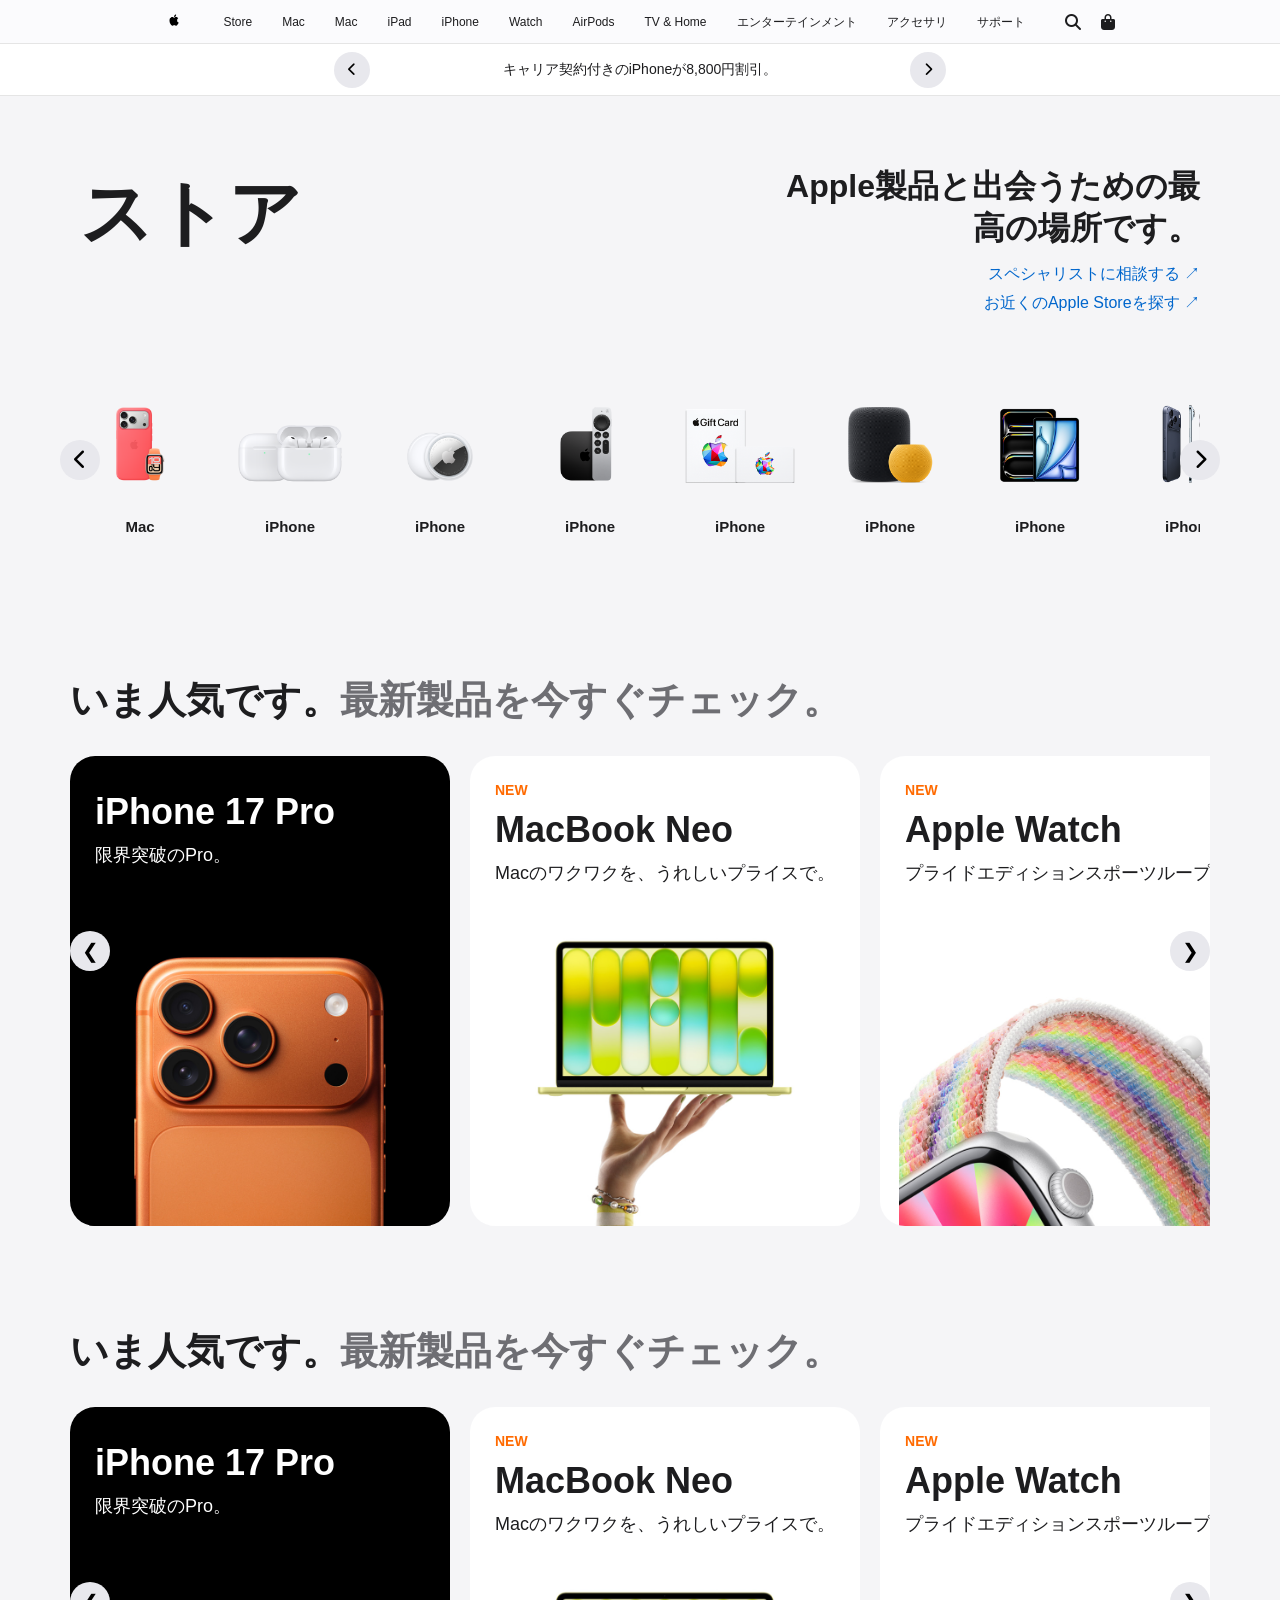
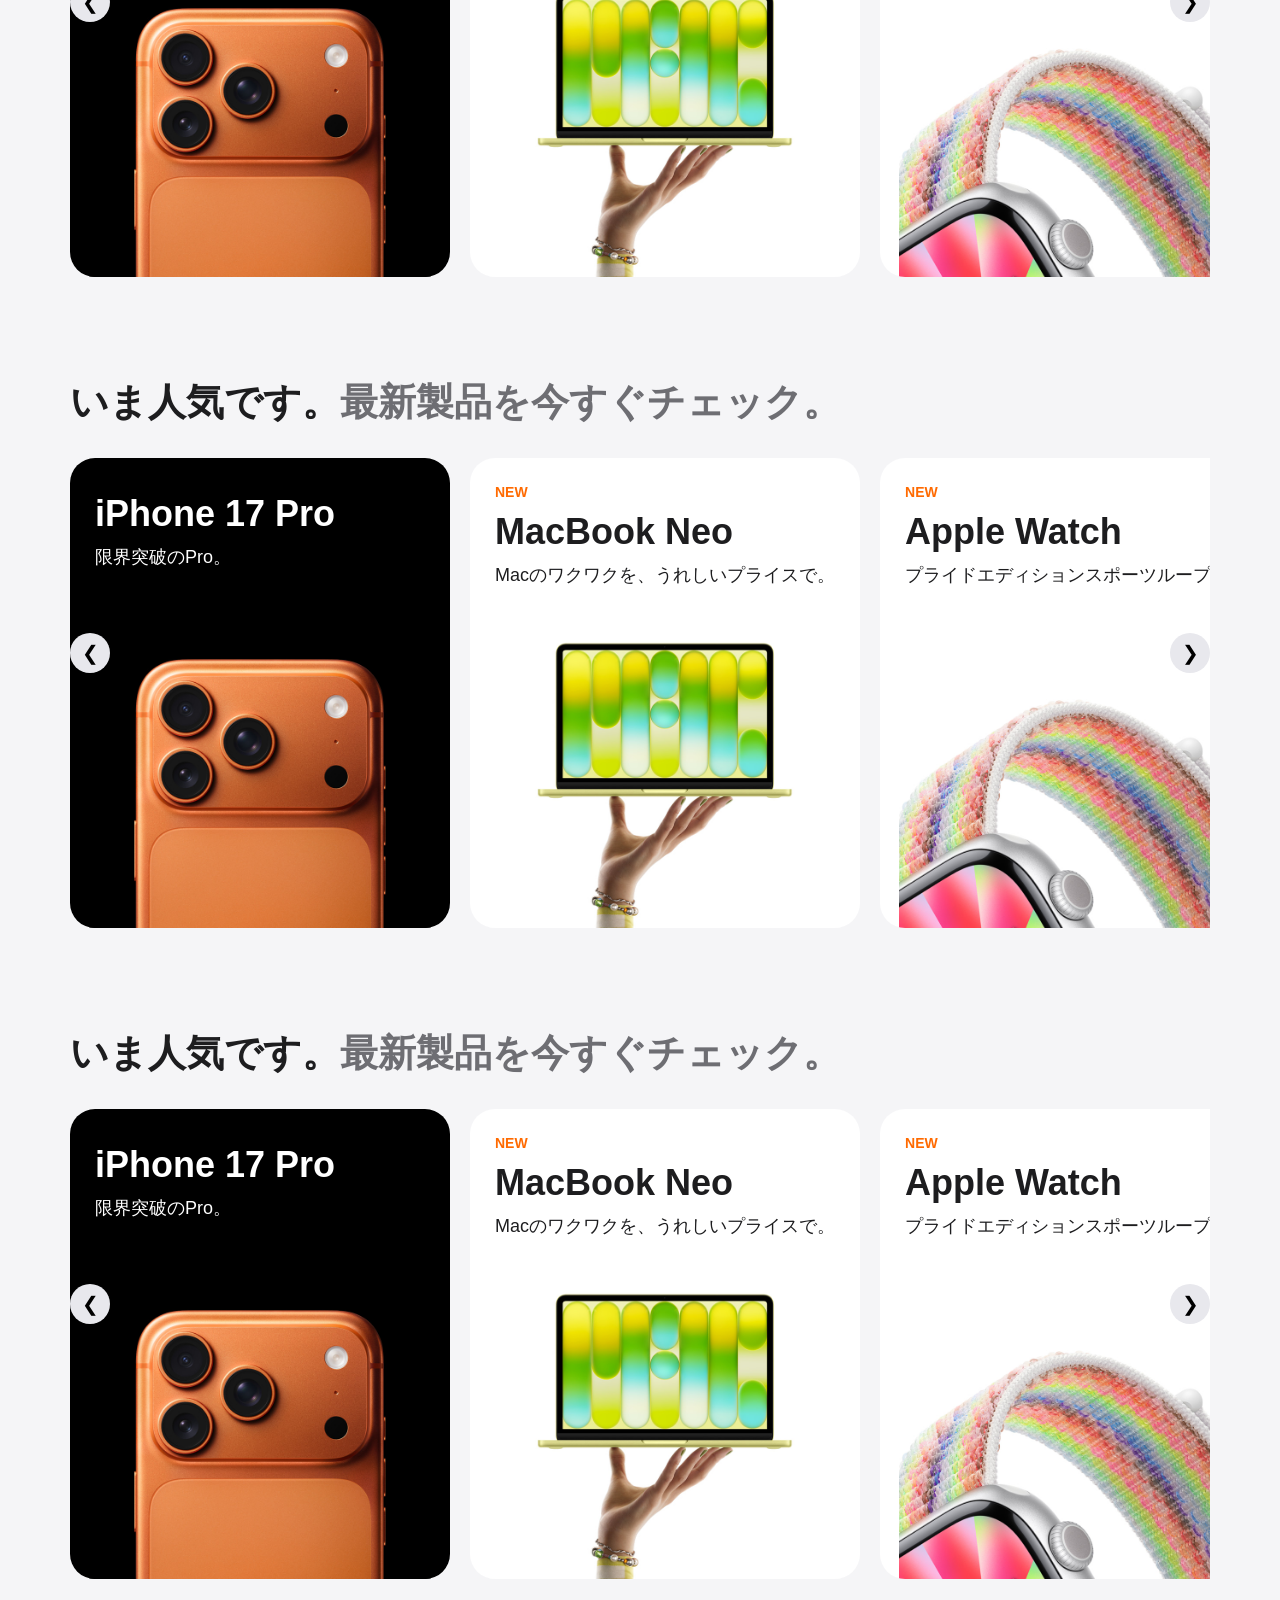
<file: index.html>
<!DOCTYPE html>
<html lang="en">
<head>
    <meta charset="UTF-8">
    <meta name="viewport" content="width=device-width, initial-scale=1.0">
    <title>apple store</title>
    <link rel="stylesheet" href="https://cdnjs.cloudflare.com/ajax/libs/font-awesome/6.7.2/css/all.min.css">
    <link rel="stylesheet" href="./style/apple.css">
    
</head>
<body>
    <!-- start heading section styling -->
    <header>
        <nav class="navbar">
            <div class="logo">
                <img src="./images/apple-logo.png" alt="">
            </div>
            
            <ul class="nav-links">
                <li class="dropdown">
                    <a href="#">Store</a>

                    <div class="mega-menu">
                        <div class="menu-column">
                            <span>ショッピング</span>
                            <a href="#" class="menu-title"><h4>最新の製品を見る</h4></a>
                            <a href="#" class="menu-title"><h4>Mac</h4></a>
                            <a href="#" class="menu-title"><h4>iPad</h4></a>
                            <a href="#" class="menu-title"><h4>iPhone</h4></a>
                            <a href="#" class="menu-title"><h4>Apple Watch</h4></a>
                            <a href="#" class="menu-title"><h4>Apple Vision Pro</h4></a>
                            <a href="#" class="menu-title"><h4>AirPods</h4></a>
                            <a href="#" class="menu-title"><h4>アクセサリ</h4></a>
                        </div>
                        <div class="menu-column">
                            <span>クイックリンク</span>

                            <a href="#" class="menu-link">お近くのApple Store</a>
                            <a href="#" class="menu-link">ご注文状況</a>
                            <a href="#" class="menu-link">Apple Trade In</a>
                            <a href="#" class="menu-link">分割でのお支払い</a>
                            <a href="#" class="menu-link">パーソナルセットアップ</a>
                        </div>
                         <div class="menu-column">
                            <span>特別価格のストアを見る</span>

                            <a href="#" class="menu-link">認定整備済製品</a>
                            <a href="#" class="menu-link">教育</a>
                            <a href="#" class="menu-link">ビジネス</a>
                        </div>
                    </div>
                </li>



                <li class="dropdown">
                    <a href="#">Mac</a>

                    <div class="mega-menu">
                        <div class="menu-column">
                            <span>Macを詳しく見る</span>
                            <a href="#" class="menu-title"><h4>Macの全モデルを見る</h4></a>
                            <a href="#" class="menu-title"><h4>MacBook Air</h4></a>
                            <a href="#" class="menu-title"><h4>MacBook Pro</h4></a>
                            <a href="#" class="menu-title"><h4>iMac</h4></a>
                            <a href="#" class="menu-title"><h4>Mac mini</h4></a>
                        </div>
                        <div class="menu-column">
                            <span>Macの購入</span>

                            <a href="#" class="menu-link">Macを購入</a>
                            <a href="#" class="menu-link">Macアクセサリ</a>
                            <a href="#" class="menu-link">Apple Trade In</a>
                            <a href="#" class="menu-link">分割でのお支払い</a>
                        </div>
                         <div class="menu-column">
                            <span>Macについてさらに詳し</span>

                            <a href="#" class="menu-link">Macのサポート</a>
                            <a href="#" class="menu-link">AppleCare+</a>
                            <a href="#" class="menu-link">macOS Tahoe</a>
                            <a href="#" class="menu-link">Apple Intelligence</a>
                        </div>
                    </div>
                </li>
                    

                
                <li><a href="#">Mac</a></li>
                <li><a href="#">iPad</a></li>
                <li><a href="#">iPhone</a></li>
                <li><a href="#">Watch</a></li>
                <li><a href="#">AirPods</a></li>
                <li><a href="#">TV & Home</a></li>
                <li><a href="#">エンターテインメント</a></li>
                <li><a href="#">アクセサリ</a></li>
                <li><a href="#">サポート</a></li>
            </ul>
            
            
            <div class="nav-icons">
                <i class="fa-solid fa-magnifying-glass"></i>
                <i class="fa-solid fa-bag-shopping"></i>
            </div>

            <input type="checkbox" id="menu-toggle" autocomplete="off">
            <label for="menu-toggle" class="hamburger">
                <i class="fa-solid fa-bars"></i>
            </label>
        </nav>
<!-- ---------------start----------------------------------------- -->
        <div class="announcement-bar">

            <button class="announcement-arrow" id="prev">
                <i class="fa-solid fa-chevron-left"></i>
            </button>

            <div class="slider-window">
                <div class="slider-track">

                    <div class="slide">
                        キャリア契約付きのiPhoneが8,800円割引。
                    </div>

                    <div class="slide">
                        送料無料でお届けします。
                    </div>

                    <div class="slide">
                        学生向け割引をご利用いただけます。
                    </div>

                </div>
            </div>

            <button class="announcement-arrow" id="next">
                <i class="fa-solid fa-chevron-right"></i>
            </button>

        </div>
<!--- ------------------end-------------------------------------- -->

<!-- ----------------start------------------>
        <section class="store">

            <div class="store-header">
                <h1>ストア</h1>

                <div class="store-text">
                    <h2>Apple製品と出会うための最高の場所です。</h2>
                    <a href="#">スペシャリストに相談する ↗</a>
                    <a href="#">お近くのApple Storeを探す ↗</a>
                </div>
            </div>

            <div class="slider-container">
                <button class="arrow store-left" id="prevBtn">
                    <i class="fa-solid fa-chevron-left"></i>
                </button>

                <div class="store-product-slider">
                    <div class="item">
                        <img src="./images/store-card-13-accessories-nav-202603.png">
                        <p>Mac</p>
                    </div>

                    <div class="item">
                        <img src="./images/store-card-13-airpods-nav-202509.png">
                        <p>iPhone</p>
                    </div>
                    <div class="item">
                        <img src="./images//store-card-13-airtags-nav-202601.png">
                        <p>iPhone</p>
                    </div>
                    <div class="item">
                        <img src="images/store-card-13-appletv-nav-202210.png">
                        <p>iPhone</p>
                    </div>
                    <div class="item">
                        <img src="images/store-card-13-giftcards-nav-202111.png">
                        <p>iPhone</p>
                    </div>
                    <div class="item">
                        <img src="images/store-card-13-homepod-nav-202301.png">
                        <p>iPhone</p>
                    </div>
                    <div class="item">
                        <img src="images/store-card-13-ipad-nav-202405.png">
                        <p>iPhone</p>
                    </div>
                    <div class="item">
                        <img src="images/store-card-13-iphone-nav-202509.png">
                        <p>iPhone</p>
                    </div>

                    <div class="item">
                        <img src="images/store-card-13-mac-nav-202603.png">
                        <p>iPhone</p>
                    </div>
                    <div class="item">
                        <img src="images/store-card-13-vision-pro-nav-202401.png">
                        <p>iPhone</p>
                    </div>
                    <div class="item">
                        <img src="images/store-card-13-watch-nav-202509_GEO_JP.png">
                        <p>iPhone</p>
                    </div>
                    <div class="item">
                        <img src="images/store-card-13-accessories-nav-202603.png">
                        <p>iPhone</p>
                    </div>

                    <div class="item">
                        <img src="images/store-card-13-airpods-nav-202509.png">
                        <p>iPad</p>
                    </div>
                </div>

                <button class="arrow store-right" id="nextBtn">
                    <i class="fa-solid fa-chevron-right"></i>
                </button>
            </div>

    </section>

<!-- ----------------start------------------>
<!-- <section class="hero">
            <div class="hero-content">
                <h1>Store</h1>
                <p>The best way to buy the products you love.</p>

                <div class="hero-links">
                <a href="#">Shop iPhone</a>
                <a href="#">Shop Mac</a>
                <a href="#">Shop iPad</a>
                </div>
            </div>

            <div class="hero-image">
                <img src="images/hero.png" alt="Apple Products">
            </div>
        </section>-->
    </header> 
    <!-- close heading section styling -->


     <!-- start main section styling -->
    <main>
        <!-- Popular Product Section -->
        <section class="popular-product-container">
            <h1>いま人気です。<span>最新製品を今すぐチェック。</span></h1>
            <button class="arrow popular-left">&#10094;</button>
            
            <div class="popular-product-slider">
                <div class="card dark">
                    <h2>iPhone 17 Pro</h2>
                    <p>限界突破のPro。</p>
                    <img src="images/人気-1.jpg" alt="">
                </div>
                <div class="card">
                    <span class="new">NEW</span>
                    <h2>MacBook Neo</h2>
                    <p>Macのワクワクを、うれしいプライスで。</p>
                    <img src="images/人気-2.jpg" alt="">
                </div>
                <div class="card">
                    <span class="new">NEW</span>
                    <h2>Apple Watch</h2>
                    <p>プライドエディションスポーツループ。</p>
                    <img src="images/人気-3.jpg" alt="">
                </div>
                <div class="card">
                    <span class="new">NEW</span>
                    <h2>iPhone 17e</h2>
                    <p>できること満タン。</p>
                    <img src="images/人気-4.jpg" alt="">
                </div>

                <div class="card">
                    <span class="new">NEW</span>
                    <h2>iPhone 17e</h2>
                    <p>できること満タン。</p>
                    <img src="images/人気-5.jpg" alt="">
                </div>
                <div class="card dark">
                    <span class="new">NEW</span>
                    <h2>iPhone 17e</h2>
                    <p>できること満タン。</p>
                    <img src="images/人気-6.jpg" alt="">
                </div>

                <div class="card">
                    <span class="new">NEW</span>
                    <h2>iPhone 17e</h2>
                    <p>できること満タン。</p>
                    <img src="images/人気-7.jpg" alt="">
                </div>
                <div class="card">
                    <span class="new">NEW</span>
                    <h2>iPhone 17e</h2>
                    <p>できること満タン。</p>
                    <img src="images/人気-8.jpg" alt="">
                </div>
                <div class="card">
                    <span class="new">NEW</span>
                    <h2>iPhone 17e</h2>
                    <p>できること満タン。</p>
                    <img src="images/人気-9.jpg" alt="">
                </div>
            </div>
            <button class="arrow popular-right">&#10095;</button>
        </section>



        <!-- Popular Product Section -->
        <section class="popular-product-container">
            <h1>いま人気です。<span>最新製品を今すぐチェック。</span></h1>
            <button class="arrow popular-left">&#10094;</button>
            
            <div class="popular-product-slider">
                <div class="card dark">
                    <h2>iPhone 17 Pro</h2>
                    <p>限界突破のPro。</p>
                    <img src="images/人気-1.jpg" alt="">
                </div>
                <div class="card">
                    <span class="new">NEW</span>
                    <h2>MacBook Neo</h2>
                    <p>Macのワクワクを、うれしいプライスで。</p>
                    <img src="images/人気-2.jpg" alt="">
                </div>
                <div class="card">
                    <span class="new">NEW</span>
                    <h2>Apple Watch</h2>
                    <p>プライドエディションスポーツループ。</p>
                    <img src="images/人気-3.jpg" alt="">
                </div>
                <div class="card">
                    <span class="new">NEW</span>
                    <h2>iPhone 17e</h2>
                    <p>できること満タン。</p>
                    <img src="images/人気-4.jpg" alt="">
                </div>

                <div class="card">
                    <span class="new">NEW</span>
                    <h2>iPhone 17e</h2>
                    <p>できること満タン。</p>
                    <img src="images/人気-5.jpg" alt="">
                </div>
                <div class="card dark">
                    <span class="new">NEW</span>
                    <h2>iPhone 17e</h2>
                    <p>できること満タン。</p>
                    <img src="images/人気-6.jpg" alt="">
                </div>

                <div class="card">
                    <span class="new">NEW</span>
                    <h2>iPhone 17e</h2>
                    <p>できること満タン。</p>
                    <img src="images/人気-7.jpg" alt="">
                </div>
                <div class="card">
                    <span class="new">NEW</span>
                    <h2>iPhone 17e</h2>
                    <p>できること満タン。</p>
                    <img src="images/人気-8.jpg" alt="">
                </div>
                <div class="card">
                    <span class="new">NEW</span>
                    <h2>iPhone 17e</h2>
                    <p>できること満タン。</p>
                    <img src="images/人気-9.jpg" alt="">
                </div>
            </div>
            <button class="arrow popular-right">&#10095;</button>
        </section>



        <!-- Popular Product Section -->
        <section class="popular-product-container">
            <h1>いま人気です。<span>最新製品を今すぐチェック。</span></h1>
            <button class="arrow popular-left">&#10094;</button>
            
            <div class="popular-product-slider">
                <div class="card dark">
                    <h2>iPhone 17 Pro</h2>
                    <p>限界突破のPro。</p>
                    <img src="images/人気-1.jpg" alt="">
                </div>
                <div class="card">
                    <span class="new">NEW</span>
                    <h2>MacBook Neo</h2>
                    <p>Macのワクワクを、うれしいプライスで。</p>
                    <img src="images/人気-2.jpg" alt="">
                </div>
                <div class="card">
                    <span class="new">NEW</span>
                    <h2>Apple Watch</h2>
                    <p>プライドエディションスポーツループ。</p>
                    <img src="images/人気-3.jpg" alt="">
                </div>
                <div class="card">
                    <span class="new">NEW</span>
                    <h2>iPhone 17e</h2>
                    <p>できること満タン。</p>
                    <img src="images/人気-4.jpg" alt="">
                </div>

                <div class="card">
                    <span class="new">NEW</span>
                    <h2>iPhone 17e</h2>
                    <p>できること満タン。</p>
                    <img src="images/人気-5.jpg" alt="">
                </div>
                <div class="card dark">
                    <span class="new">NEW</span>
                    <h2>iPhone 17e</h2>
                    <p>できること満タン。</p>
                    <img src="images/人気-6.jpg" alt="">
                </div>

                <div class="card">
                    <span class="new">NEW</span>
                    <h2>iPhone 17e</h2>
                    <p>できること満タン。</p>
                    <img src="images/人気-7.jpg" alt="">
                </div>
                <div class="card">
                    <span class="new">NEW</span>
                    <h2>iPhone 17e</h2>
                    <p>できること満タン。</p>
                    <img src="images/人気-8.jpg" alt="">
                </div>
                <div class="card">
                    <span class="new">NEW</span>
                    <h2>iPhone 17e</h2>
                    <p>できること満タン。</p>
                    <img src="images/人気-9.jpg" alt="">
                </div>
            </div>
            <button class="arrow popular-right">&#10095;</button>
        </section>



        <!-- Popular Product Section -->
        <section class="popular-product-container">
            <h1>いま人気です。<span>最新製品を今すぐチェック。</span></h1>
            <button class="arrow popular-left">&#10094;</button>
            
            <div class="popular-product-slider">
                <div class="card dark">
                    <h2>iPhone 17 Pro</h2>
                    <p>限界突破のPro。</p>
                    <img src="images/人気-1.jpg" alt="">
                </div>
                <div class="card">
                    <span class="new">NEW</span>
                    <h2>MacBook Neo</h2>
                    <p>Macのワクワクを、うれしいプライスで。</p>
                    <img src="images/人気-2.jpg" alt="">
                </div>
                <div class="card">
                    <span class="new">NEW</span>
                    <h2>Apple Watch</h2>
                    <p>プライドエディションスポーツループ。</p>
                    <img src="images/人気-3.jpg" alt="">
                </div>
                <div class="card">
                    <span class="new">NEW</span>
                    <h2>iPhone 17e</h2>
                    <p>できること満タン。</p>
                    <img src="images/人気-4.jpg" alt="">
                </div>

                <div class="card">
                    <span class="new">NEW</span>
                    <h2>iPhone 17e</h2>
                    <p>できること満タン。</p>
                    <img src="images/人気-5.jpg" alt="">
                </div>
                <div class="card dark">
                    <span class="new">NEW</span>
                    <h2>iPhone 17e</h2>
                    <p>できること満タン。</p>
                    <img src="images/人気-6.jpg" alt="">
                </div>

                <div class="card">
                    <span class="new">NEW</span>
                    <h2>iPhone 17e</h2>
                    <p>できること満タン。</p>
                    <img src="images/人気-7.jpg" alt="">
                </div>
                <div class="card">
                    <span class="new">NEW</span>
                    <h2>iPhone 17e</h2>
                    <p>できること満タン。</p>
                    <img src="images/人気-8.jpg" alt="">
                </div>
                <div class="card">
                    <span class="new">NEW</span>
                    <h2>iPhone 17e</h2>
                    <p>できること満タン。</p>
                    <img src="images/人気-9.jpg" alt="">
                </div>
            </div>
            <button class="arrow popular-right">&#10095;</button>
        </section>

        <!-- <section class="hero-slider">

            <div class="slide active">
                <div class="content">
                <h1>iPhone 15 Pro</h1>
                <p>Titanium. So strong. So light. So Pro.</p>
                <a href="#">Shop now</a>
                </div>
                <img src="images/iphone.png" alt="">
            </div>

            <div class="slide">
                <div class="content">
                <h1>MacBook Pro</h1>
                <p>Mind-blowing. Head-turning.</p>
                <a href="#">Explore</a>
                </div>
                <img src="images/mac.png" alt="">
            </div>

            <div class="slide">
                <div class="content">
                <h1>Apple Watch</h1>
                <p>Smarter. Brighter. More powerful.</p>
                <a href="#">Buy</a>
                </div>
                <img src="images/watch.png" alt="">
            </div>

        </section> -->

    </main>
    <!-- close main section styling -->


     <!-- start footer section styling -->
    <footer>

    </footer>
    <!-- close footer section styling -->
    

    <script src="./javascript/apple.js"></script>
</body>
</html>
</file>
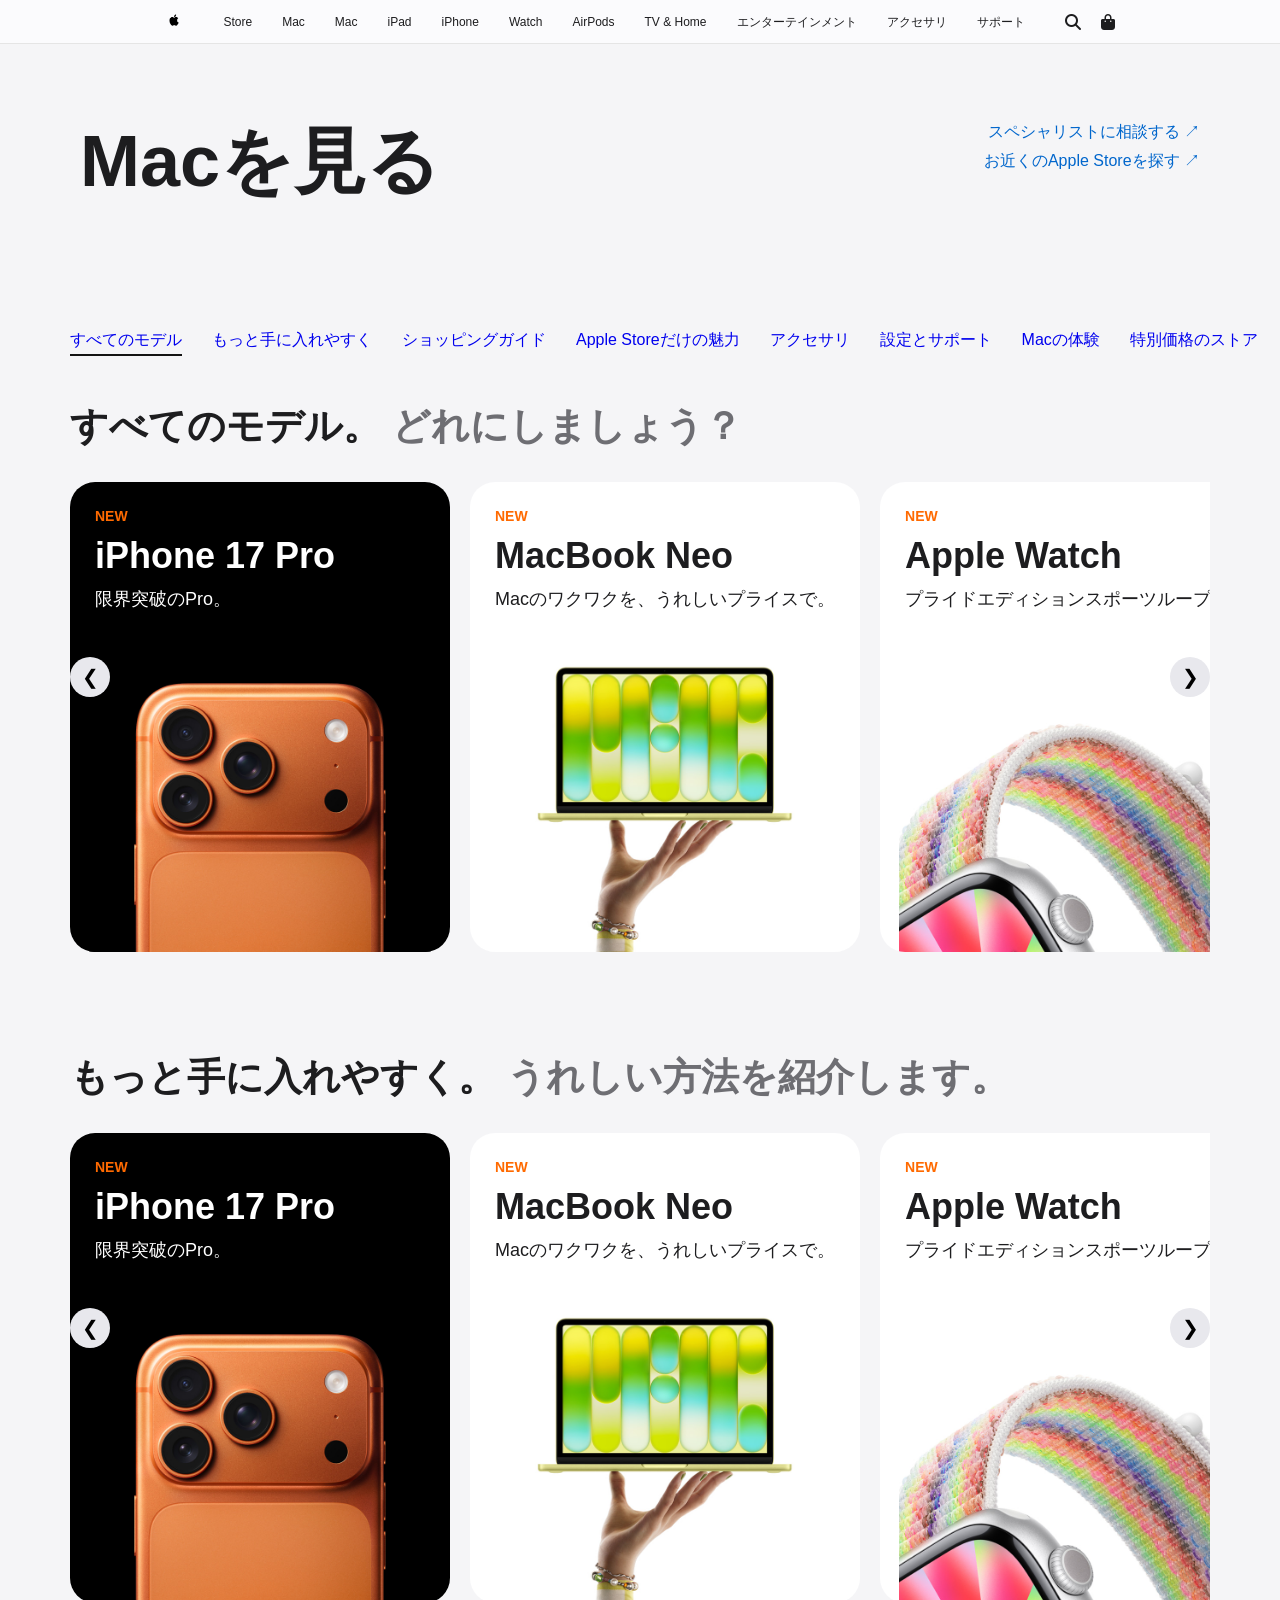
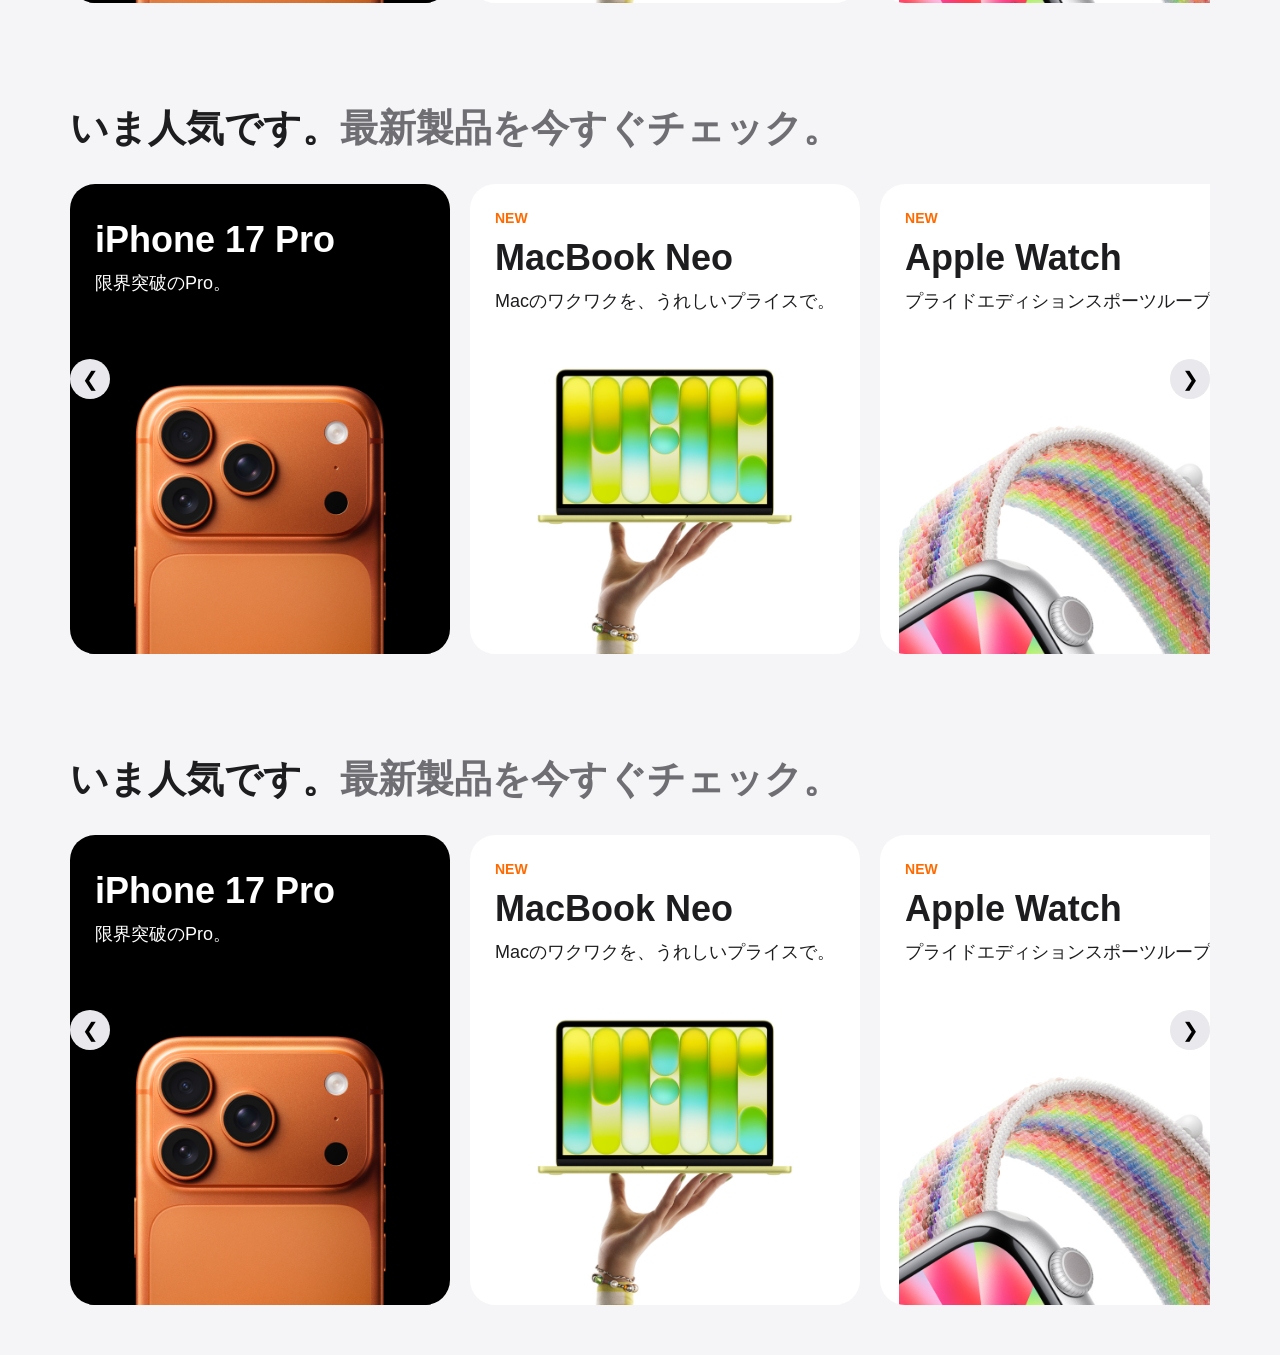
<file: buyMac.html>
<!DOCTYPE html>
<html lang="en">
<head>
    <meta charset="UTF-8">
    <meta name="viewport" content="width=device-width, initial-scale=1.0">
    <title>apple store</title>
    <link rel="stylesheet" href="https://cdnjs.cloudflare.com/ajax/libs/font-awesome/6.7.2/css/all.min.css">
    <link rel="stylesheet" href="./style/apple.css">
    
</head>
<body>
    <!-- start heading section styling -->
    <header>
        <nav class="navbar">
            <div class="logo">
                <img src="./images/apple-logo.png" alt="">
            </div>
            
            <ul class="nav-links">
                <li class="dropdown">
                    <a href="#">Store</a>

                    <div class="mega-menu">
                        <div class="menu-column">
                            <span>ショッピング</span>
                            <a href="#" class="menu-title"><h4>最新の製品を見る</h4></a>
                            <a href="#" class="menu-title"><h4>Mac</h4></a>
                            <a href="#" class="menu-title"><h4>iPad</h4></a>
                            <a href="#" class="menu-title"><h4>iPhone</h4></a>
                            <a href="#" class="menu-title"><h4>Apple Watch</h4></a>
                            <a href="#" class="menu-title"><h4>Apple Vision Pro</h4></a>
                            <a href="#" class="menu-title"><h4>AirPods</h4></a>
                            <a href="#" class="menu-title"><h4>アクセサリ</h4></a>
                        </div>
                        <div class="menu-column">
                            <span>クイックリンク</span>

                            <a href="#" class="menu-link">お近くのApple Store</a>
                            <a href="#" class="menu-link">ご注文状況</a>
                            <a href="#" class="menu-link">Apple Trade In</a>
                            <a href="#" class="menu-link">分割でのお支払い</a>
                            <a href="#" class="menu-link">パーソナルセットアップ</a>
                        </div>
                         <div class="menu-column">
                            <span>特別価格のストアを見る</span>

                            <a href="#" class="menu-link">認定整備済製品</a>
                            <a href="#" class="menu-link">教育</a>
                            <a href="#" class="menu-link">ビジネス</a>
                        </div>
                    </div>
                </li>



                <li class="dropdown">
                    <a href="#">Mac</a>

                    <div class="mega-menu">
                        <div class="menu-column">
                            <span>Macを詳しく見る</span>
                            <a href="#" class="menu-title"><h4>Macの全モデルを見る</h4></a>
                            <a href="#" class="menu-title"><h4>MacBook Air</h4></a>
                            <a href="#" class="menu-title"><h4>MacBook Pro</h4></a>
                            <a href="#" class="menu-title"><h4>iMac</h4></a>
                            <a href="#" class="menu-title"><h4>Mac mini</h4></a>
                        </div>
                        <div class="menu-column">
                            <span>Macの購入</span>

                            <a href="#" class="menu-link">Macを購入</a>
                            <a href="#" class="menu-link">Macアクセサリ</a>
                            <a href="#" class="menu-link">Apple Trade In</a>
                            <a href="#" class="menu-link">分割でのお支払い</a>
                        </div>
                         <div class="menu-column">
                            <span>Macについてさらに詳し</span>

                            <a href="#" class="menu-link">Macのサポート</a>
                            <a href="#" class="menu-link">AppleCare+</a>
                            <a href="#" class="menu-link">macOS Tahoe</a>
                            <a href="#" class="menu-link">Apple Intelligence</a>
                        </div>
                    </div>
                </li>
                    

                
                <li><a href="#">Mac</a></li>
                <li><a href="#">iPad</a></li>
                <li><a href="#">iPhone</a></li>
                <li><a href="#">Watch</a></li>
                <li><a href="#">AirPods</a></li>
                <li><a href="#">TV & Home</a></li>
                <li><a href="#">エンターテインメント</a></li>
                <li><a href="#">アクセサリ</a></li>
                <li><a href="#">サポート</a></li>
            </ul>
            
            
            <div class="nav-icons">
                <i class="fa-solid fa-magnifying-glass"></i>
                <i class="fa-solid fa-bag-shopping"></i>
            </div>

            <input type="checkbox" id="menu-toggle" autocomplete="off">
            <label for="menu-toggle" class="hamburger">
                <i class="fa-solid fa-bars"></i>
            </label>
        </nav>

<!--- ------------------end-------------------------------------- -->

<!-- ----------------start------------------>
        <section class="store">
            <div class="store-header">
                <h1>Macを見る</h1>
                <div class="store-text">
                    <a href="#">スペシャリストに相談する ↗</a>
                    <a href="#">お近くのApple Storeを探す ↗</a>
                </div>
            </div>
        </section>

        <ul class="tab-nevigation">
            <li><a href="#popular-products" class="active">すべてのモデル</a></li>
            <li><a href="#popular-products-more">もっと手に入れやすく</a></li>
            <li><a href="#">ショッピングガイド</a></li>
            <li><a href="#">Apple Storeだけの魅力</a></li>
            <li><a href="#">アクセサリ</a></li>
            <li><a href="#">設定とサポート</a></li>
            <li><a href="#">Macの体験</a></li>
            <li><a href="#">特別価格のストア</a></li>
        </ul>

        
                    


        


    </header> 
    <!-- close heading section styling -->


     <!-- start main section styling -->
    <main>
        <!-- Popular Product Section -->
        <section class="popular-product-container" id="popular-products">
            <h1>すべてのモデル。<span> どれにしましょう？</span></h1>
            <button class="arrow popular-left">&#10094;</button>
            
            <div class="popular-product-slider">
                <div class="card dark">
                    <span class="new">NEW</span>
                    <h2>iPhone 17 Pro</h2>
                    <p>限界突破のPro。</p>
                    <img src="images/人気-1.jpg" alt="">
                </div>
                <div class="card">
                    <span class="new">NEW</span>
                    <h2>MacBook Neo</h2>
                    <p>Macのワクワクを、うれしいプライスで。</p>
                    <img src="images/人気-2.jpg" alt="">
                </div>
                <div class="card">
                    <span class="new">NEW</span>
                    <h2>Apple Watch</h2>
                    <p>プライドエディションスポーツループ。</p>
                    <img src="images/人気-3.jpg" alt="">
                </div>
                <div class="card">
                    <span class="new">NEW</span>
                    <h2>iPhone 17e</h2>
                    <p>できること満タン。</p>
                    <img src="images/人気-4.jpg" alt="">
                </div>

                <div class="card">
                    <span class="new">NEW</span>
                    <h2>iPhone 17e</h2>
                    <p>できること満タン。</p>
                    <img src="images/人気-5.jpg" alt="">
                </div>
                <div class="card dark">
                    <span class="new">NEW</span>
                    <h2>iPhone 17e</h2>
                    <p>できること満タン。</p>
                    <img src="images/人気-6.jpg" alt="">
                </div>

                <div class="card">
                    <span class="new">NEW</span>
                    <h2>iPhone 17e</h2>
                    <p>できること満タン。</p>
                    <img src="images/人気-7.jpg" alt="">
                </div>
                <div class="card">
                    <span class="new">NEW</span>
                    <h2>iPhone 17e</h2>
                    <p>できること満タン。</p>
                    <img src="images/人気-8.jpg" alt="">
                </div>
                <div class="card">
                    <span class="new">NEW</span>
                    <h2>iPhone 17e</h2>
                    <p>できること満タン。</p>
                    <img src="images/人気-9.jpg" alt="">
                </div>
            </div>
            <button class="arrow popular-right">&#10095;</button>
        </section>



        <!-- Popular Product Section -->
        <section class="popular-product-container" id="popular-products-more">
            <h1>もっと手に入れやすく。<span> うれしい方法を紹介します。</span></h1>
            <button class="arrow popular-left">&#10094;</button>
            
            <div class="popular-product-slider">
                <div class="card dark">
                    <span class="new">NEW</span>
                    <h2>iPhone 17 Pro</h2>
                    <p>限界突破のPro。</p>
                    <img src="images/人気-1.jpg" alt="">
                </div>
                <div class="card">
                    <span class="new">NEW</span>
                    <h2>MacBook Neo</h2>
                    <p>Macのワクワクを、うれしいプライスで。</p>
                    <img src="images/人気-2.jpg" alt="">
                </div>
                <div class="card">
                    <span class="new">NEW</span>
                    <h2>Apple Watch</h2>
                    <p>プライドエディションスポーツループ。</p>
                    <img src="images/人気-3.jpg" alt="">
                </div>
                <div class="card">
                    <span class="new">NEW</span>
                    <h2>iPhone 17e</h2>
                    <p>できること満タン。</p>
                    <img src="images/人気-4.jpg" alt="">
                </div>

                <div class="card">
                    <span class="new">NEW</span>
                    <h2>iPhone 17e</h2>
                    <p>できること満タン。</p>
                    <img src="images/人気-5.jpg" alt="">
                </div>
                <div class="card dark">
                    <span class="new">NEW</span>
                    <h2>iPhone 17e</h2>
                    <p>できること満タン。</p>
                    <img src="images/人気-6.jpg" alt="">
                </div>

                <div class="card">
                    <span class="new">NEW</span>
                    <h2>iPhone 17e</h2>
                    <p>できること満タン。</p>
                    <img src="images/人気-7.jpg" alt="">
                </div>
                <div class="card">
                    <span class="new">NEW</span>
                    <h2>iPhone 17e</h2>
                    <p>できること満タン。</p>
                    <img src="images/人気-8.jpg" alt="">
                </div>
                <div class="card">
                    <span class="new">NEW</span>
                    <h2>iPhone 17e</h2>
                    <p>できること満タン。</p>
                    <img src="images/人気-9.jpg" alt="">
                </div>
            </div>
            <button class="arrow popular-right">&#10095;</button>
        </section>



        <!-- Popular Product Section -->
        <section class="popular-product-container">
            <h1>いま人気です。<span>最新製品を今すぐチェック。</span></h1>
            <button class="arrow popular-left">&#10094;</button>
            
            <div class="popular-product-slider">
                <div class="card dark">
                    <h2>iPhone 17 Pro</h2>
                    <p>限界突破のPro。</p>
                    <img src="images/人気-1.jpg" alt="">
                </div>
                <div class="card">
                    <span class="new">NEW</span>
                    <h2>MacBook Neo</h2>
                    <p>Macのワクワクを、うれしいプライスで。</p>
                    <img src="images/人気-2.jpg" alt="">
                </div>
                <div class="card">
                    <span class="new">NEW</span>
                    <h2>Apple Watch</h2>
                    <p>プライドエディションスポーツループ。</p>
                    <img src="images/人気-3.jpg" alt="">
                </div>
                <div class="card">
                    <span class="new">NEW</span>
                    <h2>iPhone 17e</h2>
                    <p>できること満タン。</p>
                    <img src="images/人気-4.jpg" alt="">
                </div>

                <div class="card">
                    <span class="new">NEW</span>
                    <h2>iPhone 17e</h2>
                    <p>できること満タン。</p>
                    <img src="images/人気-5.jpg" alt="">
                </div>
                <div class="card dark">
                    <span class="new">NEW</span>
                    <h2>iPhone 17e</h2>
                    <p>できること満タン。</p>
                    <img src="images/人気-6.jpg" alt="">
                </div>

                <div class="card">
                    <span class="new">NEW</span>
                    <h2>iPhone 17e</h2>
                    <p>できること満タン。</p>
                    <img src="images/人気-7.jpg" alt="">
                </div>
                <div class="card">
                    <span class="new">NEW</span>
                    <h2>iPhone 17e</h2>
                    <p>できること満タン。</p>
                    <img src="images/人気-8.jpg" alt="">
                </div>
                <div class="card">
                    <span class="new">NEW</span>
                    <h2>iPhone 17e</h2>
                    <p>できること満タン。</p>
                    <img src="images/人気-9.jpg" alt="">
                </div>
            </div>
            <button class="arrow popular-right">&#10095;</button>
        </section>



        <!-- Popular Product Section -->
        <section class="popular-product-container">
            <h1>いま人気です。<span>最新製品を今すぐチェック。</span></h1>
            <button class="arrow popular-left">&#10094;</button>
            
            <div class="popular-product-slider">
                <div class="card dark">
                    <h2>iPhone 17 Pro</h2>
                    <p>限界突破のPro。</p>
                    <img src="images/人気-1.jpg" alt="">
                </div>
                <div class="card">
                    <span class="new">NEW</span>
                    <h2>MacBook Neo</h2>
                    <p>Macのワクワクを、うれしいプライスで。</p>
                    <img src="images/人気-2.jpg" alt="">
                </div>
                <div class="card">
                    <span class="new">NEW</span>
                    <h2>Apple Watch</h2>
                    <p>プライドエディションスポーツループ。</p>
                    <img src="images/人気-3.jpg" alt="">
                </div>
                <div class="card">
                    <span class="new">NEW</span>
                    <h2>iPhone 17e</h2>
                    <p>できること満タン。</p>
                    <img src="images/人気-4.jpg" alt="">
                </div>

                <div class="card">
                    <span class="new">NEW</span>
                    <h2>iPhone 17e</h2>
                    <p>できること満タン。</p>
                    <img src="images/人気-5.jpg" alt="">
                </div>
                <div class="card dark">
                    <span class="new">NEW</span>
                    <h2>iPhone 17e</h2>
                    <p>できること満タン。</p>
                    <img src="images/人気-6.jpg" alt="">
                </div>

                <div class="card">
                    <span class="new">NEW</span>
                    <h2>iPhone 17e</h2>
                    <p>できること満タン。</p>
                    <img src="images/人気-7.jpg" alt="">
                </div>
                <div class="card">
                    <span class="new">NEW</span>
                    <h2>iPhone 17e</h2>
                    <p>できること満タン。</p>
                    <img src="images/人気-8.jpg" alt="">
                </div>
                <div class="card">
                    <span class="new">NEW</span>
                    <h2>iPhone 17e</h2>
                    <p>できること満タン。</p>
                    <img src="images/人気-9.jpg" alt="">
                </div>
            </div>
            <button class="arrow popular-right">&#10095;</button>
        </section>

        <!-- <section class="hero-slider">

            <div class="slide active">
                <div class="content">
                <h1>iPhone 15 Pro</h1>
                <p>Titanium. So strong. So light. So Pro.</p>
                <a href="#">Shop now</a>
                </div>
                <img src="images/iphone.png" alt="">
            </div>

            <div class="slide">
                <div class="content">
                <h1>MacBook Pro</h1>
                <p>Mind-blowing. Head-turning.</p>
                <a href="#">Explore</a>
                </div>
                <img src="images/mac.png" alt="">
            </div>

            <div class="slide">
                <div class="content">
                <h1>Apple Watch</h1>
                <p>Smarter. Brighter. More powerful.</p>
                <a href="#">Buy</a>
                </div>
                <img src="images/watch.png" alt="">
            </div>

        </section> -->

    </main>
    <!-- close main section styling -->


     <!-- start footer section styling -->
    <footer>

    </footer>
    <!-- close footer section styling -->
    

    <script src="./javascript/apple.js"></script>
</body>
</html>
</file>
<file: style/apple.css>
/* =========================
   Reset
========================= */

*{
    margin:0;
    padding:0;
    box-sizing:border-box;
}

body{
    font-family:-apple-system,BlinkMacSystemFont,"Segoe UI",sans-serif;
    background:#f5f5f7;
    color:#1d1d1f;
}

html{
    scroll-behavior:smooth;
}

/* =========================
   Navbar
========================= */

.navbar{
    height:44px;
    background:#fbfbfd;
    display:flex;
    justify-content:center;
    align-items:center;
    gap:40px;
    border-bottom:1px solid #e5e5e5;
    position:relative;
}


.logo img{
    width:18px;
    cursor:pointer;
}

.nav-links{
    display:flex;
    list-style:none;
    gap:30px;
    
}

.nav-links a{
    text-decoration:none;
    color:#1d1d1f;
    font-size:12px;
}

.dropdown{
    position:relative;
    
    
}

.mega-menu{
    justify-content:center;
    padding:50px 0;
    position:fixed;
    top:44px;
    left:0;
    width:100%;
    min-height:380px;
    background:#fff;
    display:flex;
    flex-wrap:wrap;
    gap:100px;
    opacity:0;
    transform:translateY(-15px);
    visibility:hidden;
    transition:.3s;
    z-index:9999;
    
}

.dropdown:hover .mega-menu{
    opacity:1;
    visibility:visible;
    transform:translateY(0);
}

.menu-column{
    display:flex;
    flex-direction:column;
    
}
.menu-column span{
    font-size:12px;
    color:#6e6e73;
    margin-bottom:20px;
}

.menu-column a h4{
    font-size:30px;
    font-weight:700;
    line-height:1.1;
    color:#1d1d1f;

}



.menu-title{
    
    text-decoration:none;
    color:#1d1d1f;
    margin-bottom:14px;
}



.menu-link{
    text-decoration:none;
    color:#1d1d1f;
    font-size:30px;
    font-weight:500;
    margin-bottom:12px;
    transition:.3s;
}


/* .menu-link:hover,
.menu-title:hover h3{
    color:#0066cc;
} */


.nav-icons{
    display:flex;
    gap:20px;
    cursor:pointer;
}

.tab-nevigation{
    display: flex;
    justify-content:flex-start; 
    gap: 30px;
    padding-left: 70px;
}

.tab-nevigation li{
    list-style: none;
}

.tab-nevigation li a{
    position: relative;
    text-decoration: none;
}
.tab-nevigation li a.active::after{
    content: "";
    position: absolute;
    left: 0;
    bottom: -8px;
    width: 0;
    height: 2px;
    background: #131313;
    transition: .3s;
    
}
.tab-nevigation li a:hover::after,
.tab-nevigation li a.active::after{
    width: 100%;
}

#menu-toggle{
    display:none;
}

.hamburger{
    display:none;
    cursor:pointer;
    font-size:22px;
}
/* =========================
   Announcement Bar
========================= */

.announcement-bar{
    height:52px;
    background:white;
    display:flex;
    justify-content:center;
    align-items:center;
    gap:20px;
    border-bottom:1px solid #e5e5e5;
}

.announcement-arrow{
    width:36px;
    height:36px;
    border:none;
    border-radius:50%;
    background:#e8e8ed;
    cursor:pointer;

    display:flex;
    justify-content:center;
    align-items:center;

    transition:.3s;
}

.announcement-arrow:hover{
    background:#d2d2d7;
}

.slider-window{
    width:500px;
    overflow:hidden;
}

.slider-track{
    display:flex;
    transition:0.5s ease;
}

.slide{
    min-width:100%;
    text-align:center;
    font-size:14px;
}

/* =========================
   Common Arrow
========================= */

.arrow{
    position:absolute;
    top:55%;
    transform:translateY(-50%);
    width:40px;
    height:40px;
    border:none;
    border-radius:50%;
    background:#e8e8ed;
    cursor:pointer;
    display:flex;
    justify-content:center;
    align-items:center;
    transition:.3s;
    font-size:20px;
}

.arrow:hover{
    background:#d2d2d7;
}

/* =========================
   Store Section
========================= */

.store{
    padding:70px 80px;
}

.store-header{
    display:flex;
    justify-content:space-between;
    align-items:flex-start;
    margin-bottom:50px;
}

.store-header h1{
    font-size:72px;
    font-weight:700;
}

.store-text{
    text-align:right;
}

.store-text h2{
    max-width:420px;
    font-size:32px;
    line-height:1.3;
    margin-bottom:15px;
}

.store-text a{
    display:block;
    text-decoration:none;
    color:#0066cc;
    margin-top:8px;
}


.store-left{
    position:absolute;
    left:-20px;
    top:50%;
    transform:translateY(-50%);
    z-index:100;
}

.store-right{
    position:absolute;
    right:-20px;
    top:50%;
    transform:translateY(-50%);
    z-index:100;
}

/* =========================
   Product Slider
========================= */

.slider-container{
    position:relative;
}

.store-product-slider{
    display:flex;
    gap:30px;
    overflow-x:auto;
    scroll-behavior:smooth;
    scrollbar-width:none;
    padding:20px 0;
}

.store-product-slider::-webkit-scrollbar{
    display:none;
}

.item{
    min-width:120px;
    text-align:center;
    cursor:pointer;
}

.item img{
    width:120px;
    height:120px;
    object-fit:contain;
    transition:0.3s;
}

.item:hover img{
    transform:scale(1.05);
}

.item p{
    margin-top:10px;
    font-size:15px;
    font-weight:600;
}

/* Product arrows */

.popular-left,
.popular-right{
    position:absolute;
    top:50%;
    transform:translateY(-50%);
    z-index:100;
}

.popular-left{
    left:70px;
}

.popular-right{
    right:70px;
}

.popular-product-container{
    position:relative;
    padding:50px 70px;
}

.popular-product-container h1{
    font-size:38px;
    margin-bottom:30px;
}

.popular-product-container h1 span{
    color:#6e6e73;
}

.popular-product-slider{
    display:flex;
    gap:20px;
    overflow-x:auto;
    scroll-behavior:smooth;
    scrollbar-width:none;
}

.popular-product-slider::-webkit-scrollbar{
    display:none;
}

.card{
    min-width:380px;
    height:470px;
    background:white;
    border-radius:25px;
    padding:25px;
    position:relative;
    flex-shrink:0;
    overflow:hidden;
    transition:.3s;
    z-index: 10;
}

.card:hover{
    transform:scale(1.02);
}

.card.dark{
    background:black;
    color:white;
}

.new{
    color:#ff6a00;
    font-size:14px;
    font-weight:bold;
    position:relative;
    z-index:2;
}

.card h2{
    margin-top:10px;
    font-size:36px;
    position:relative;
    z-index:2;
}

.card p{
    margin-top:10px;
    font-size:18px;
    position:relative;
    z-index:2;
}

.card img{
    position:absolute;
    bottom:0;
    left:50%;
    transform:translateX(-50%);
    width:90%;
}








.search-overlay{
  position: fixed;
  top: 0;
  left: 0;
  width: 100%;
  height: 100vh;
  background: rgba(255,255,255,0.98);
  display: none;
  padding: 80px 200px;
}

.search-box{
  display: flex;
  align-items: center;
  font-size: 28px;
  gap: 10px;
  color: #666;
}

.search-box input{
  border: none;
  outline: none;
  font-size: 28px;
  width: 100%;
  background: transparent;
}

.quick-links{
  margin-top: 40px;
}

.quick-links p{
  font-size: 12px;
  color: #888;
  margin-bottom: 15px;
}

.quick-links a{
  display: block;
  padding: 6px 0;
  color: #333;
  text-decoration: none;
}

/* =========================
   Responsive
========================= */

@media(max-width:992px){

     .navbar{
        padding:0 20px;
        justify-content:space-between;
    }

    .nav-links{
        position:absolute;
        top:44px;
        left:0;
        width:100%;
        background:#fff;
        flex-direction:column;
        padding:20px;
        gap:15px;
        display:none;
        z-index:999;
    }

    .mega-menu{
        padding:40px;
        gap:40px;
        flex-wrap:wrap;
    }

    .menu-title h2{
        font-size:34px;
    }

    #menu-toggle:checked ~ .nav-links{
        display:flex;
    }

    .hamburger{
        display:block;
        font-size:22px;
    }
    .store{
        padding:40px 25px;
    }

    .store-header{
        flex-direction:column;
        gap:20px;
    }

    .store-text{
        text-align:left;
    }

    .store-header h1{
        font-size:52px;
    }

    .store-text h2{
        font-size:24px;
    }

    .slider-window{
        width:300px;
    }
}

@media(max-width:768px){

    .hamburger{
        display:block;
    }

    .nav-links{
        position:fixed;
        top:44px;
        left:-100%;
        width:100%;
        height:100vh;

        background:#fff;

        flex-direction:column;
        gap:20px;

        padding:30px;

        transition:.3s;
    }

    #menu-toggle:checked ~ .nav-links{
        left:0;
    }

    .mega-menu{
        position:static;

        opacity:1;
        visibility:visible;
        transform:none;

        min-height:auto;

        display:none;

        padding:20px 0;

        gap:20px;

        background:transparent;
    }

    .dropdown:hover .mega-menu{
        display:flex;
        flex-direction:column;
    }

    .menu-title h2{
        font-size:28px;
    }

    .nav-icons{
        margin-left:auto;
    }
    
    .item{
        min-width:100px;
    }

    .item img{
        width:90px;
        height:90px;
    }

    .card{
        min-width:280px;
        height:400px;
    }

    .card h2{
        font-size:28px;
    }

    .card p{
        font-size:15px;
    }

    .store-header h1{
        font-size:40px;
    }

    .store-left{
        left:0;
    }

    .store-right{
        right:0;
    }

    .popular-left{
        left:0;
    }

    .popular-right{
        right:0;
    }
}
</file>
